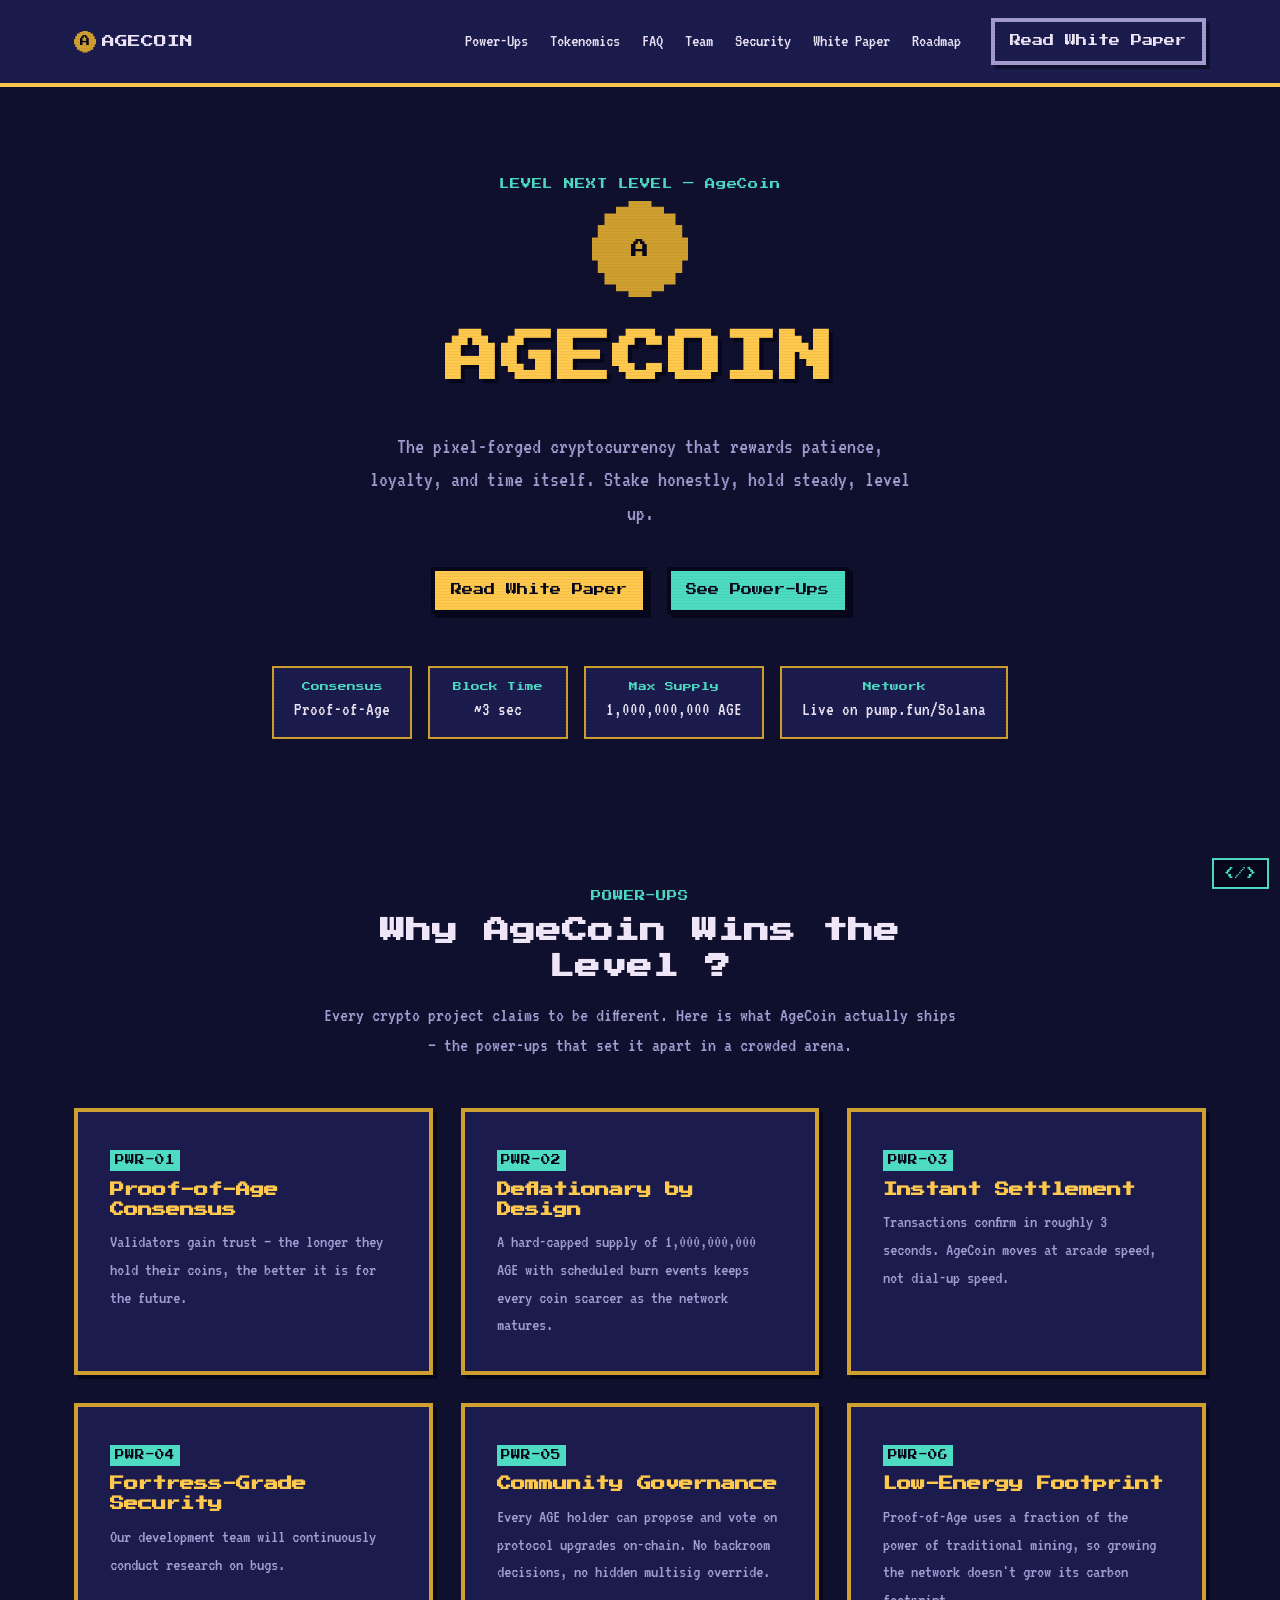
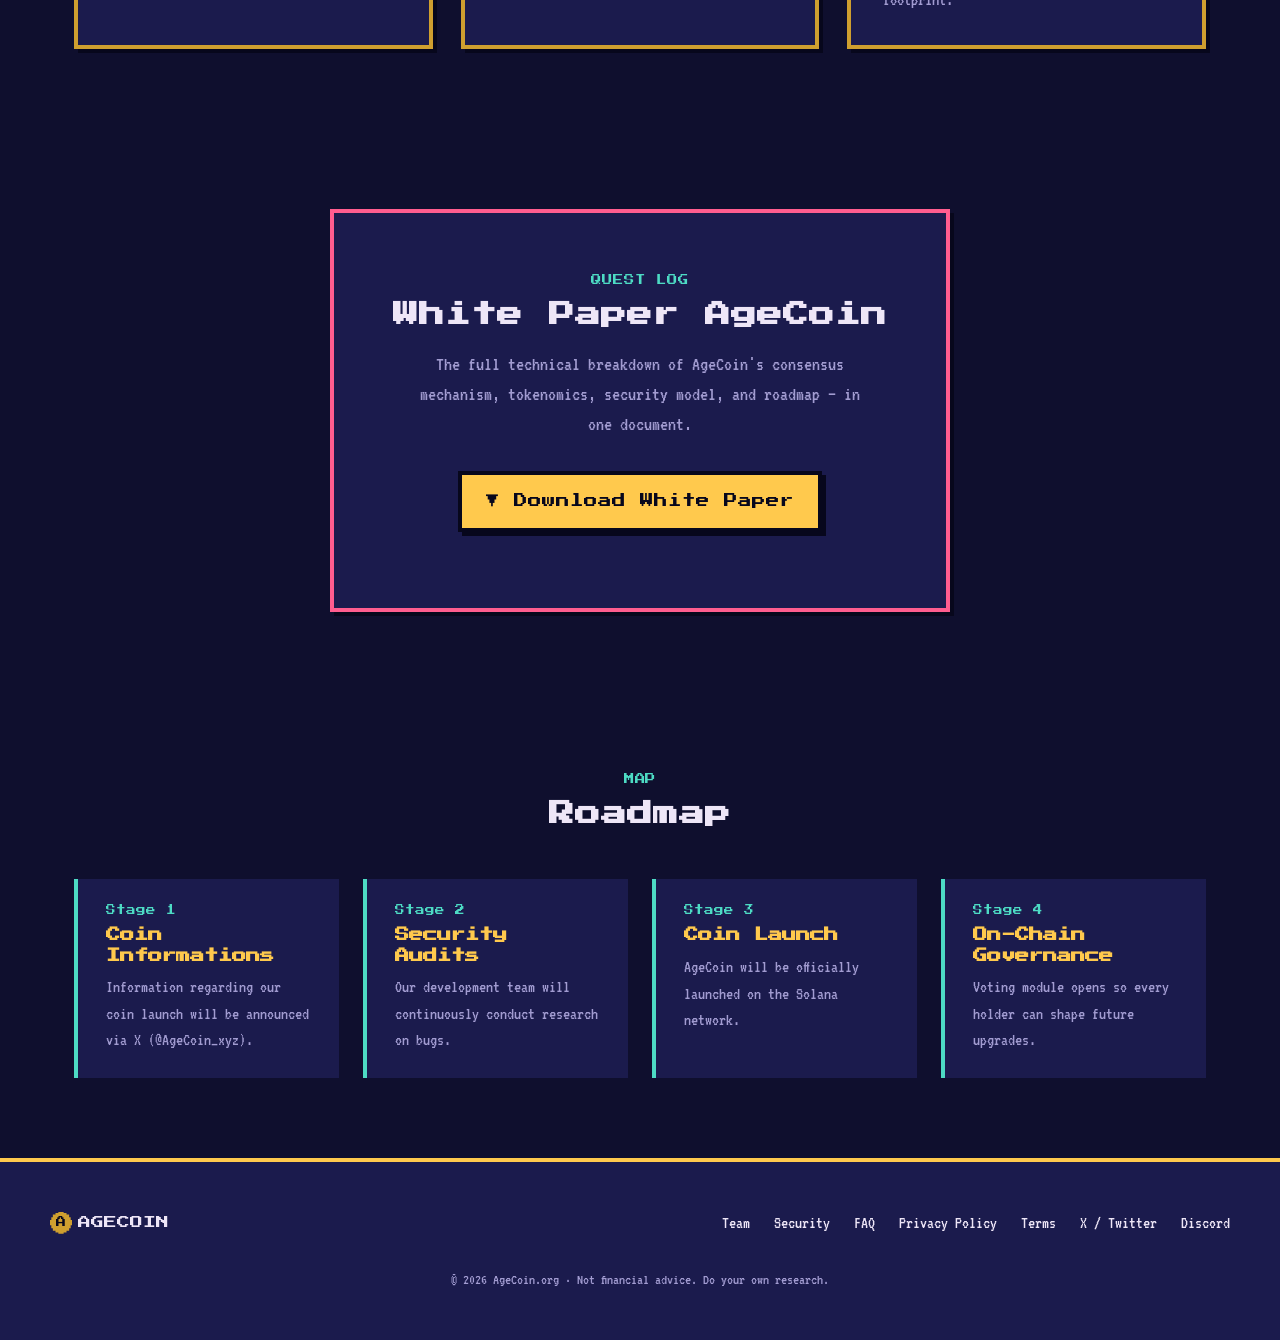
<file: index.html>
<!DOCTYPE html>
<html lang="en">
<head>
  <meta charset="UTF-8">
  <meta name="viewport" content="width=device-width, initial-scale=1.0">
  <title>AgeCoin</title>
  <meta name="description" content="AgeCoin (AGE) — a pixel-forged cryptocurrency built on Proof-of-Age consensus. Read the white paper and discover why AgeCoin levels up the crypto world.">
  <link rel="canonical" href="https://agecoin.org/">
  <meta property="og:title" content="AgeCoin">
  <meta property="og:description" content="The pixel-forged cryptocurrency that rewards patience, loyalty, and time itself.">
  <meta property="og:url" content="https://agecoin.org/">
  <meta property="og:type" content="website">
  <meta property="og:image" content="https://agecoin.org/assets/og-image.png">
  <meta name="twitter:card" content="summary_large_image">
  <meta name="twitter:title" content="AgeCoin">
  <meta name="twitter:description" content="The pixel-forged cryptocurrency that rewards patience, loyalty, and time itself.">
  <meta name="twitter:image" content="https://agecoin.org/assets/og-image.png">

  <!-- Pixel-style fonts: Press Start 2P for display, VT323 for readable retro body text -->
  <link rel="preconnect" href="https://fonts.googleapis.com">
  <link rel="preconnect" href="https://fonts.gstatic.com" crossorigin>
  <link href="https://fonts.googleapis.com/css2?family=Press+Start+2P&family=VT323&display=swap" rel="stylesheet">

  <link rel="stylesheet" href="style.css">

  <link rel="icon" type="image/png" sizes="32x32" href="assets/favicon-32.png">
  <link rel="icon" type="image/png" sizes="16x16" href="assets/favicon-16.png">
  <link rel="apple-touch-icon" sizes="180x180" href="assets/apple-touch-icon.png">
</head>
<body>

  <!-- Ambient scanline overlay, purely decorative -->
  <div class="scanlines" aria-hidden="true"></div>

  <!-- ============ HUD NAV ============ -->
  <header class="hud" id="top">
    <div class="hud__inner">
      <a class="hud__brand" href="#top" aria-label="AgeCoin home">
        <span class="coin coin--small" aria-hidden="true">
          <span class="coin__face"></span>
          <span class="coin__ring"></span>
          <span class="coin__glyph">A</span>
        </span>
        AGECOIN
      </a>

      <nav class="hud__nav" id="hud-nav">
        <a href="#powerups">Power-Ups</a>
        <a href="faq.html#tokenomics">Tokenomics</a>
        <a href="faq.html#faq">FAQ</a>
        <a href="team.html">Team</a>
        <a href="security.html">Security</a>
        <a href="#whitepaper">White Paper</a>
        <a href="#roadmap">Roadmap</a>
      </nav>

      <div class="hud__actions">
        <a class="btn btn--ghost" href="#whitepaper">Read White Paper</a>
        <button class="hud__toggle" id="navToggle" aria-expanded="false" aria-controls="hud-nav" aria-label="Toggle menu">
          <span></span><span></span><span></span>
        </button>
      </div>
    </div>
  </header>

  <main>
    <!-- ============ HERO ============ -->
    <section class="hero">
      <div class="hero__inner">
        <p class="eyebrow">LEVEL NEXT LEVEL &mdash; AgeCoin</p>

        <div class="coin coin--hero" aria-hidden="true">
          <span class="coin__face"></span>
          <span class="coin__ring"></span>
          <span class="coin__glyph">A</span>
        </div>

        <h1 class="hero__title">AGECOIN</h1>
        <p class="hero__subtitle">
          The pixel-forged cryptocurrency that rewards patience, loyalty,
          and time itself. Stake honestly, hold steady, level up.
        </p>

        <div class="hero__actions">
          <a href="#whitepaper" class="btn btn--primary">Read White Paper</a>
          <a href="#powerups" class="btn btn--secondary">See Power-Ups</a>
        </div>

        <ul class="stat-strip" aria-label="AgeCoin key facts">
          <li><span class="stat-strip__label">Consensus</span><span class="stat-strip__value">Proof-of-Age</span></li>
          <li><span class="stat-strip__label">Block Time</span><span class="stat-strip__value">~3 sec</span></li>
          <li><span class="stat-strip__label">Max Supply</span><span class="stat-strip__value">1,000,000,000 AGE</span></li>
          <li><span class="stat-strip__label">Network</span><span class="stat-strip__value">Live on pump.fun/Solana</span></li>
        </ul>
      </div>
    </section>

    <!-- ============ POWER-UPS / ADVANTAGES ============ -->
    <section class="powerups" id="powerups">
      <div class="section__head">
        <p class="eyebrow">POWER-UPS</p>
        <h2>Why AgeCoin Wins the Level ?</h2>
        <p class="section__lede">
          Every crypto project claims to be different. Here is what AgeCoin
          actually ships &mdash; the power-ups that set it apart in a crowded arena.
        </p>
      </div>

      <div class="grid" role="list">
        <article class="card" role="listitem">
          <span class="card__tag">PWR-01</span>
          <h3>Proof-of-Age Consensus</h3>
          <p>Validators gain trust &mdash; the longer they hold their coins, the better it is for the future.</p>
        </article>

        <article class="card" role="listitem">
          <span class="card__tag">PWR-02</span>
          <h3>Deflationary by Design</h3>
          <p>A hard-capped supply of 1,000,000,000 AGE with scheduled burn events
             keeps every coin scarcer as the network matures.</p>
        </article>

        <article class="card" role="listitem">
          <span class="card__tag">PWR-03</span>
          <h3>Instant Settlement</h3>
          <p>Transactions confirm in roughly 3 seconds. AgeCoin moves at
             arcade speed, not dial-up speed.</p>
        </article>

        <article class="card" role="listitem">
          <span class="card__tag">PWR-04</span>
          <h3>Fortress-Grade Security</h3>
          <p>Our development team will continuously conduct research on bugs.</p>
        </article>

        <article class="card" role="listitem">
          <span class="card__tag">PWR-05</span>
          <h3>Community Governance</h3>
          <p>Every AGE holder can propose and vote on protocol upgrades
             on-chain. No backroom decisions, no hidden multisig override.</p>
        </article>

        <article class="card" role="listitem">
          <span class="card__tag">PWR-06</span>
          <h3>Low-Energy Footprint</h3>
          <p>Proof-of-Age uses a fraction of the power of traditional mining,
             so growing the network doesn't grow its carbon footprint.</p>
        </article>
      </div>
    </section>

    <!-- ============ WHITEPAPER / QUEST LOG ============ -->
    <section class="whitepaper" id="whitepaper">
      <div class="cabinet">
        <p class="eyebrow">QUEST LOG</p>
        <h2>White Paper AgeCoin</h2>
        <p class="cabinet__lede">
          The full technical breakdown of AgeCoin's consensus mechanism,
          tokenomics, security model, and roadmap &mdash; in one document.
        </p>

        <a
          id="whitepaperLink"
          class="btn btn--primary btn--large"
          href="assets/whitepaper-agecoin.pdf"
          download="White-Paper-AgeCoin.pdf"
        >
          &#9660; Download White Paper 
        </a>
        <p class="cabinet__hint"></p>
      </div>
    </section>

    <!-- ============ ROADMAP ============ -->
    <section class="roadmap" id="roadmap">
      <div class="section__head">
        <p class="eyebrow">MAP</p>
        <h2>Roadmap</h2>
      </div>
      <ol class="timeline">
        <li>
          <span class="timeline__stage">Stage 1</span>
          <h3>Coin Informations</h3>
          <p>Information regarding our coin launch will be announced via X (@AgeCoin_xyz).</p>
        </li>
        <li>
          <span class="timeline__stage">Stage 2</span>
          <h3>Security Audits</h3>
          <p>Our development team will continuously conduct research on bugs.</p>
        </li>
        <li>
          <span class="timeline__stage">Stage 3</span>
          <h3>Coin Launch</h3>
          <p>AgeCoin will be officially launched on the Solana network.</p>
        </li>
        <li>
          <span class="timeline__stage">Stage 4</span>
          <h3>On-Chain Governance</h3>
          <p>Voting module opens so every holder can shape future upgrades.</p>
        </li>
      </ol>
    </section>
  </main>

  <!-- ============ FOOTER ============ -->
  <footer class="footer">
    <div class="footer__inner">
      <a class="hud__brand" href="#top" aria-label="AgeCoin home">
        <span class="coin coin--small" aria-hidden="true">
          <span class="coin__face"></span>
          <span class="coin__ring"></span>
          <span class="coin__glyph">A</span>
        </span>
        AGECOIN
      </a>
      <nav class="footer__links">
        <a href="team.html">Team</a>
        <a href="security.html">Security</a>
        <a href="faq.html">FAQ</a>
        <a href="privacy-policy.html">Privacy Policy</a>
        <a href="terms.html">Terms</a>
        <a href="https://x.com/AgeCoin_xyz" target="_blank" rel="noopener noreferrer">X / Twitter</a>
        <a href="https://discord.gg/YMj9HkHyt3" target="_blank" rel="noopener noreferrer">Discord</a>
      </nav>
      <p class="footer__legal">
        &copy; 2026 AgeCoin.org &middot; Not financial advice. Do your own research.
      </p>
    </div>
  </footer>

  <!-- ============ DEVELOPER CONSOLE (site owner only) ============ -->
  <button class="dev-toggle" id="devToggle" aria-expanded="false" aria-controls="devPanel">&lt;/&gt;</button>
  <aside class="dev-panel" id="devPanel" hidden>
    <h2>Developer Console</h2>
    <p>
      Preview a White Paper file before publishing it. This preview only
      works in your own browser for this session.
    </p>
    <p>
      To make the White Paper downloadable for <strong>every</strong> visitor,
      upload your real file to your server at:
      <code>assets/whitepaper-agecoin.pdf</code> (or replace the link's
      <code>href</code> in <code>index.html</code> to point at a .docx file instead).
    </p>
    <label class="dev-panel__label" for="devFileInput">Select PDF or Word file</label>
    <input type="file" id="devFileInput" accept=".pdf,.doc,.docx">
    <p id="devFileStatus" class="dev-panel__status" aria-live="polite"></p>
    <button class="btn btn--secondary" id="devPreviewBtn" disabled>Preview Selected File</button>
    <button class="btn btn--ghost" id="devCloseBtn">Close Console</button>
  </aside>

  <script src="script.js"></script>
</body>
</html>
</file>
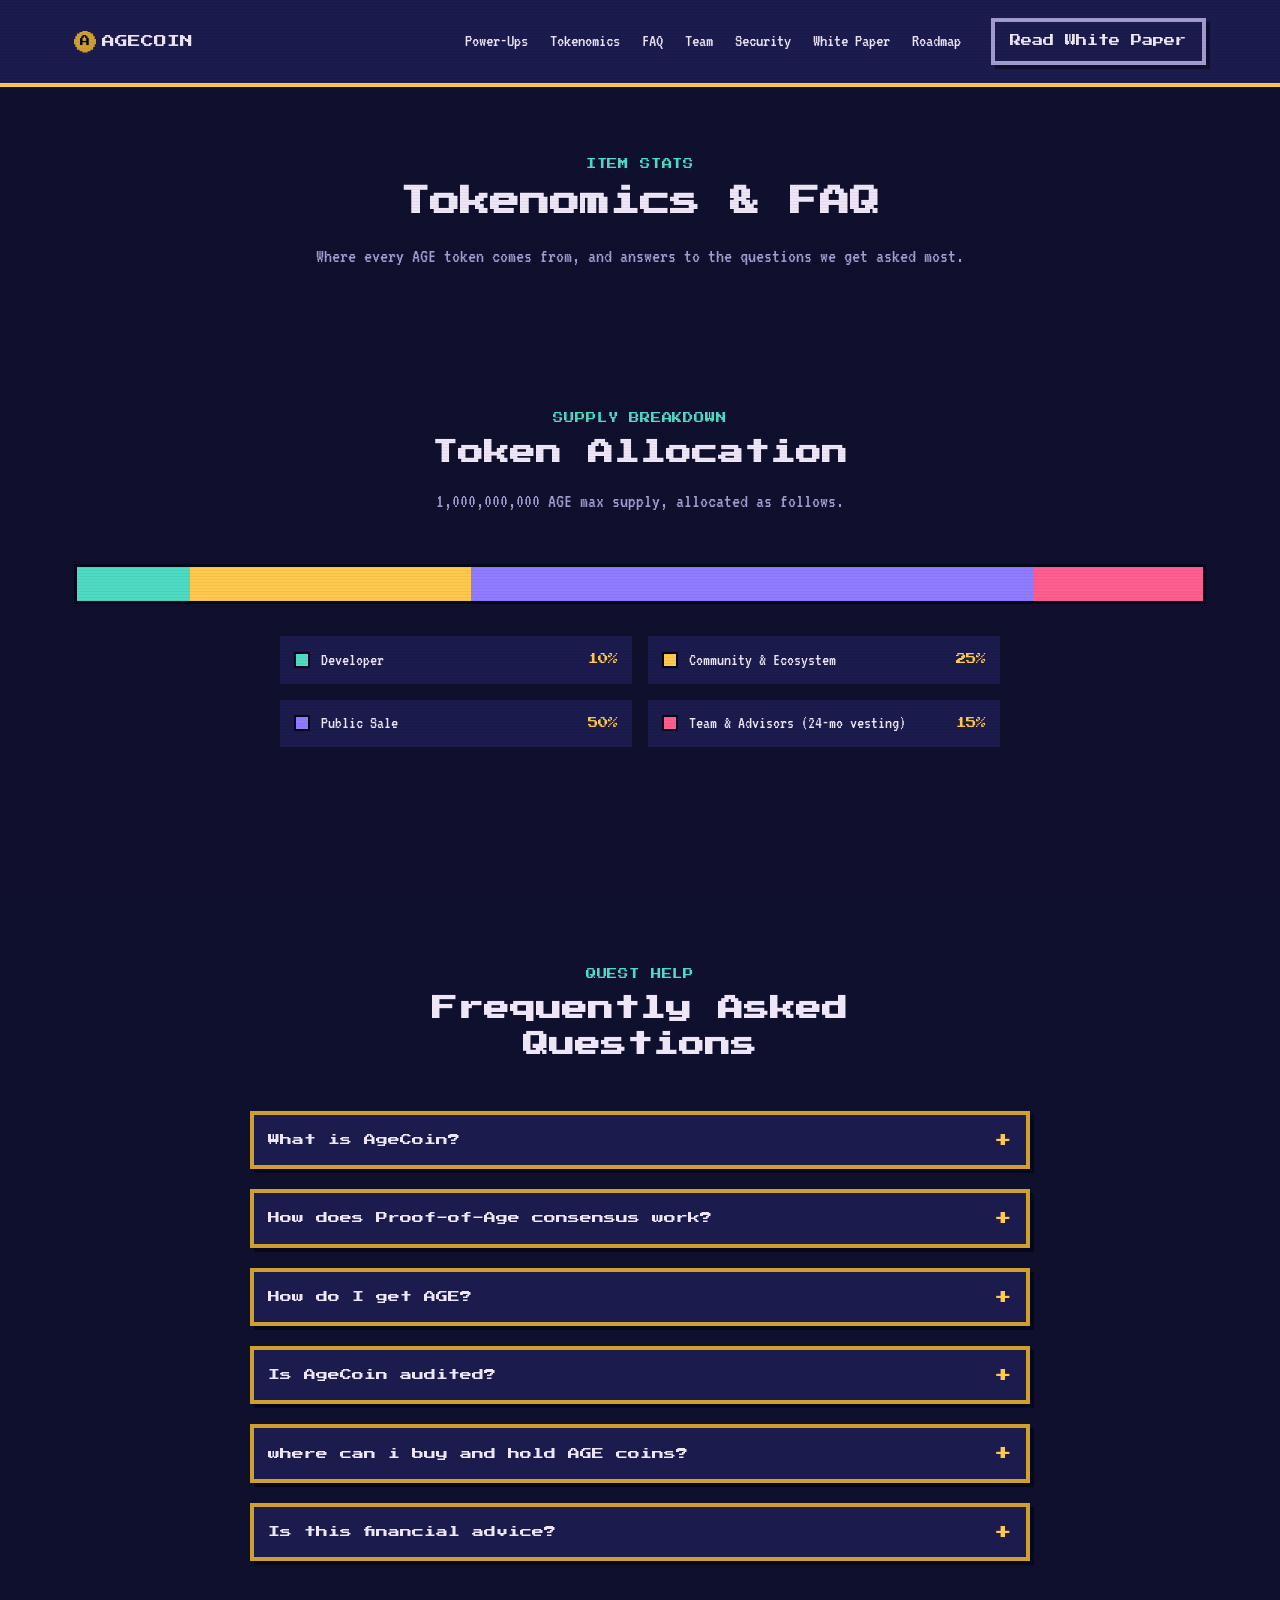
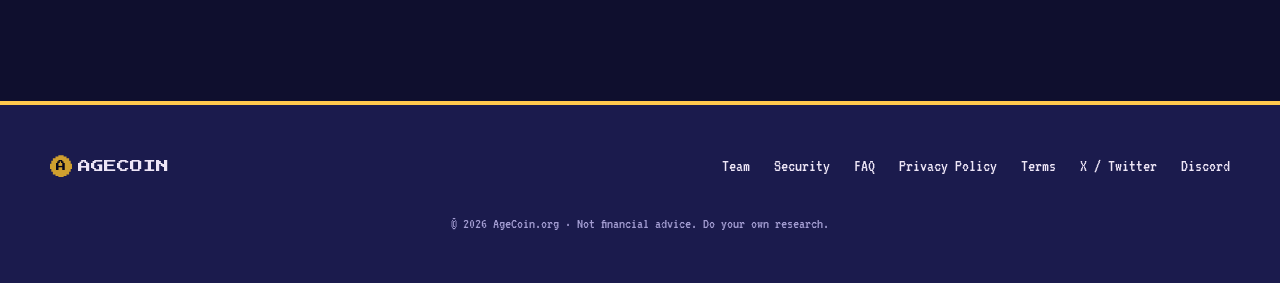
<file: faq.html>
<!DOCTYPE html>
<html lang="en">
<head>
  <meta charset="UTF-8">
  <meta name="viewport" content="width=device-width, initial-scale=1.0">
  <title>Tokenomics & FAQ — AgeCoin</title>
  <meta name="description" content="AgeCoin token allocation breakdown and answers to frequently asked questions.">
  <link rel="canonical" href="https://agecoin.org/faq.html">
  <meta property="og:title" content="Tokenomics & FAQ — AgeCoin">
  <meta property="og:image" content="https://agecoin.org/assets/og-image.png">

  <link rel="preconnect" href="https://fonts.googleapis.com">
  <link rel="preconnect" href="https://fonts.gstatic.com" crossorigin>
  <link href="https://fonts.googleapis.com/css2?family=Press+Start+2P&family=VT323&display=swap" rel="stylesheet">
  <link rel="stylesheet" href="style.css">

  <link rel="icon" type="image/png" sizes="32x32" href="assets/favicon-32.png">
  <link rel="icon" type="image/png" sizes="16x16" href="assets/favicon-16.png">
  <link rel="apple-touch-icon" sizes="180x180" href="assets/apple-touch-icon.png">
</head>
<body>
  <div class="scanlines" aria-hidden="true"></div>

  <header class="hud" id="top">
    <div class="hud__inner">
      <a class="hud__brand" href="index.html" aria-label="AgeCoin home">
        <span class="coin coin--small" aria-hidden="true">
          <span class="coin__face"></span>
          <span class="coin__ring"></span>
          <span class="coin__glyph">A</span>
        </span>
        AGECOIN
      </a>
      <nav class="hud__nav" id="hud-nav">
        <a href="index.html#powerups">Power-Ups</a>
        <a href="faq.html#tokenomics">Tokenomics</a>
        <a href="faq.html#faq">FAQ</a>
        <a href="team.html">Team</a>
        <a href="security.html">Security</a>
        <a href="index.html#whitepaper">White Paper</a>
        <a href="index.html#roadmap">Roadmap</a>
      </nav>
      <div class="hud__actions">
        <a class="btn btn--ghost" href="index.html#whitepaper">Read White Paper</a>
        <button class="hud__toggle" id="navToggle" aria-expanded="false" aria-controls="hud-nav" aria-label="Toggle menu">
          <span></span><span></span><span></span>
        </button>
      </div>
    </div>
  </header>

  <main>
    <section class="page-banner">
      <p class="eyebrow">ITEM STATS</p>
      <h1>Tokenomics &amp; FAQ</h1>
      <p class="lede">Where every AGE token comes from, and answers to the questions we get asked most.</p>
    </section>

    <!-- ============ TOKENOMICS ============ -->
    <section id="tokenomics">
      <div class="section__head">
        <p class="eyebrow">SUPPLY BREAKDOWN</p>
        <h2>Token Allocation</h2>
        <p class="section__lede">1,000,000,000 AGE max supply, allocated as follows.</p>
      </div>

      <div class="tokenomics-bar" role="img" aria-label="Token allocation: 10% Developer, 25% community and ecosystem, 50% public sale, 15% team and advisors">
        <span style="width:10%; background: var(--teal);"></span>
        <span style="width:25%; background: var(--gold);"></span>
        <span style="width:50%; background: var(--violet);"></span>
        <span style="width:15%; background: var(--pink);"></span>
      </div>

      <ul class="tokenomics-legend">
        <li><span class="swatch" style="background: var(--teal);"></span> Developer <span class="amount">10%</span></li>
        <li><span class="swatch" style="background: var(--gold);"></span> Community &amp; Ecosystem <span class="amount">25%</span></li>
        <li><span class="swatch" style="background: var(--violet);"></span> Public Sale <span class="amount">50%</span></li>
        <li><span class="swatch" style="background: var(--pink);"></span> Team &amp; Advisors (24-mo vesting) <span class="amount">15%</span></li>
      </ul>
    </section>

    <!-- ============ FAQ ============ -->
    <section id="faq">
      <div class="section__head">
        <p class="eyebrow">QUEST HELP</p>
        <h2>Frequently Asked Questions</h2>
      </div>

      <div class="faq-list">
        <details class="faq-item">
          <summary>What is AgeCoin?</summary>
          <p>AgeCoin (AGE) is a cryptocurrency secured by Proof-of-Age consensus, a validation model that rewards validators for sustained, honest participation over time instead of raw computing power.</p>
        </details>

        <details class="faq-item">
          <summary>How does Proof-of-Age consensus work?</summary>
          <p>Validators build trust the longer they holding honestly on the network. That accumulated trust &mdash; not hardware muscle &mdash; determines validation weight and rewards, which keeps energy use low.</p>
        </details>

        <details class="faq-item">
          <summary>How do I get AGE?</summary>
          <p>AgeCoin is currently on pump.fun Exchange listings and wallet support will be announced through our official channels once mainnet launches &mdash; always double-check links before connecting a wallet.</p>
        </details>

        <details class="faq-item">
          <summary>Is AgeCoin audited?</summary>
          <p>Independent audits are scheduled ahead of mainnet launch. Visit the Security &amp; Audits page for current status and, once complete, direct links to each report.</p>
        </details>

        <details class="faq-item">
          <summary>where can i buy and hold AGE coins?</summary>
          <p>you can buy AGE Coins on "pump.fun" or any "exchange" with payment via the solana network</p>
        </details>

        <details class="faq-item">
          <summary>Is this financial advice?</summary>
          <p>No. Everything on this site is for informational purposes only. Cryptocurrency is volatile and carries real risk of loss &mdash; always do your own research and consult a licensed financial advisor before investing.</p>
        </details>
      </div>
    </section>
  </main>

  <footer class="footer">
    <div class="footer__inner">
      <a class="hud__brand" href="index.html" aria-label="AgeCoin home">
        <span class="coin coin--small" aria-hidden="true">
          <span class="coin__face"></span>
          <span class="coin__ring"></span>
          <span class="coin__glyph">A</span>
        </span>
        AGECOIN
      </a>
      <nav class="footer__links">
        <a href="team.html">Team</a>
        <a href="security.html">Security</a>
        <a href="faq.html">FAQ</a>
        <a href="privacy-policy.html">Privacy Policy</a>
        <a href="terms.html">Terms</a>
        <a href="https://x.com/AgeCoin_xyz" target="_blank" rel="noopener noreferrer">X / Twitter</a>
        <a href="https://discord.gg/YMj9HkHyt3" target="_blank" rel="noopener noreferrer">Discord</a>
      </nav>
      <p class="footer__legal">
        &copy; 2026 AgeCoin.org &middot; Not financial advice. Do your own research.
      </p>
    </div>
  </footer>

  <script src="script.js"></script>
</body>
</html>
</file>
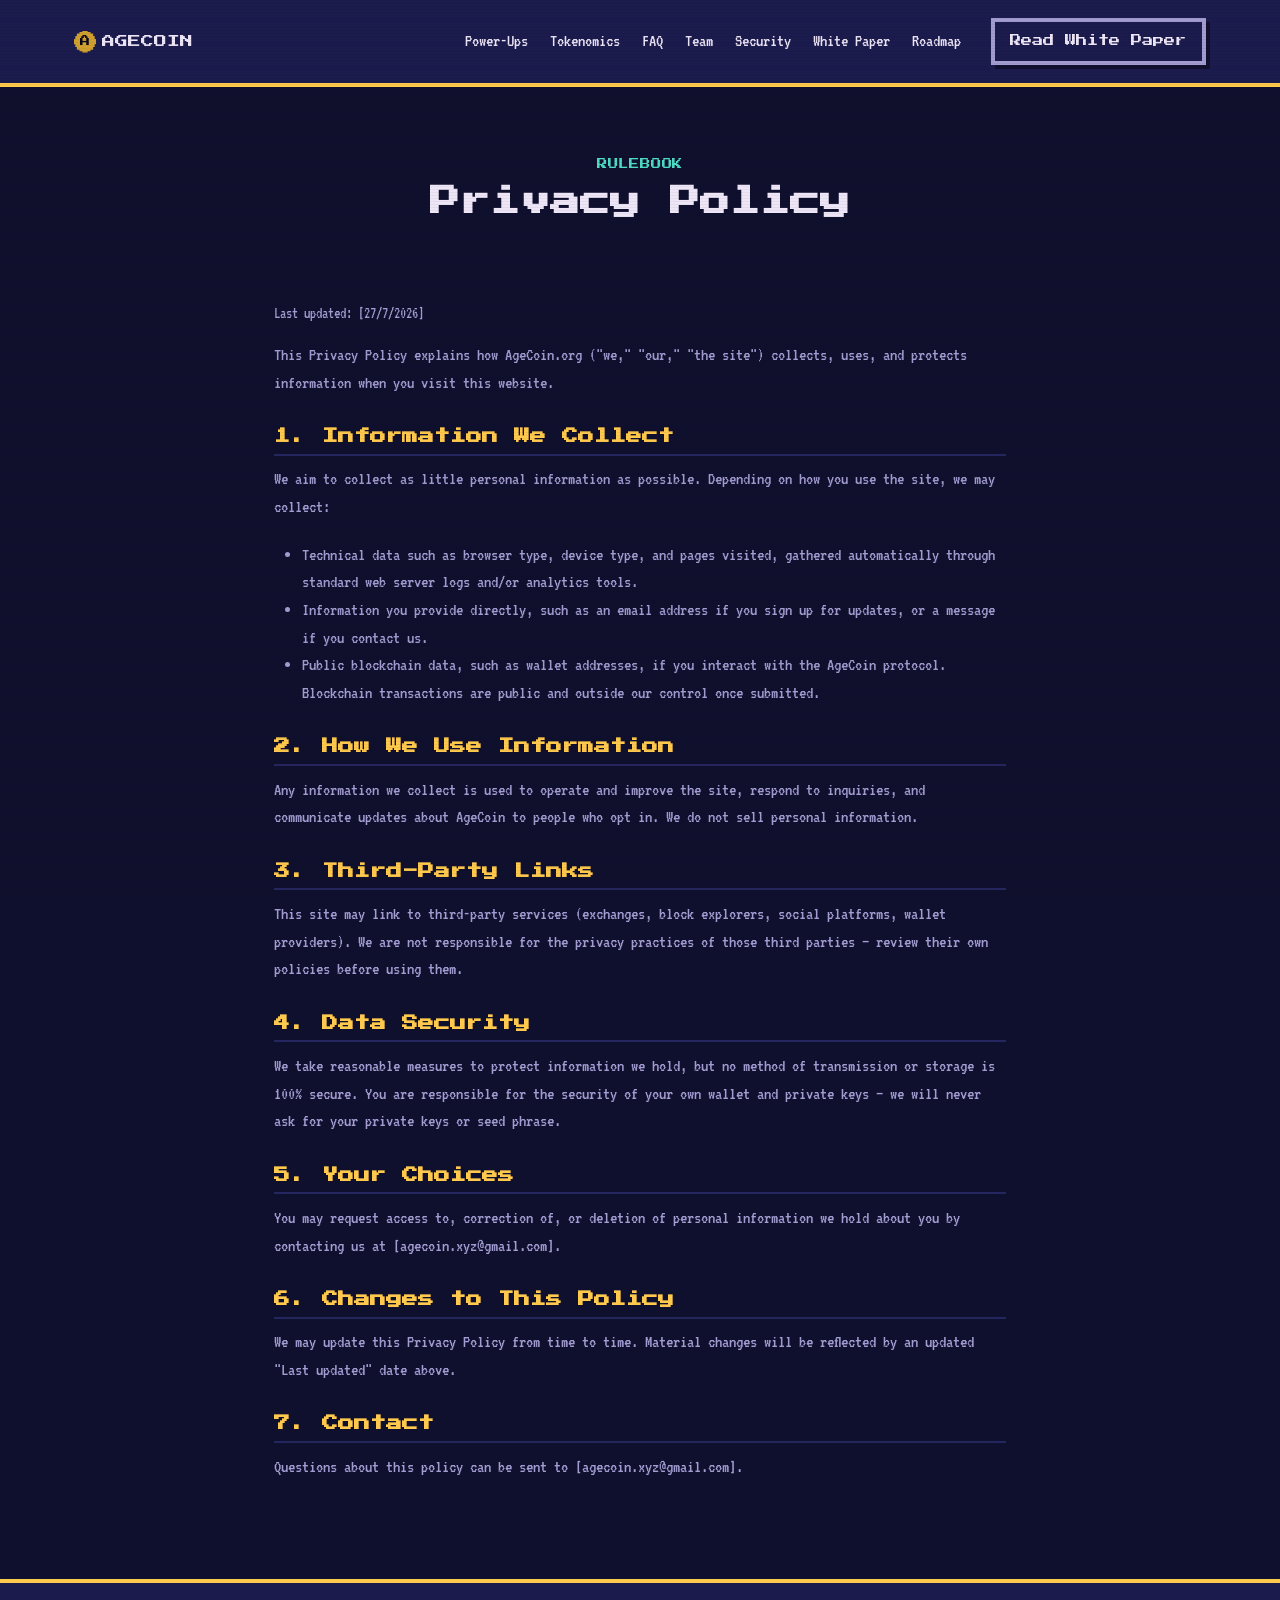
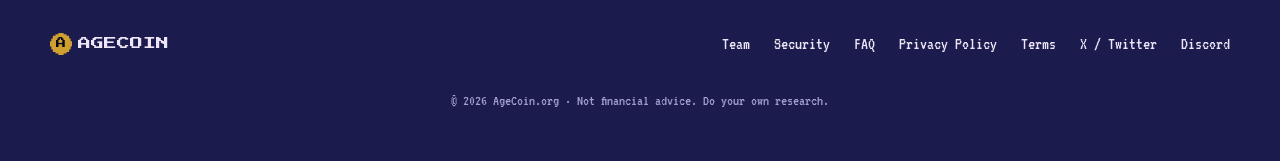
<file: privacy-policy.html>
<!DOCTYPE html>
<html lang="en">
<head>
  <meta charset="UTF-8">
  <meta name="viewport" content="width=device-width, initial-scale=1.0">
  <title>Privacy Policy — AgeCoin</title>
  <meta name="description" content="AgeCoin privacy policy.">
  <link rel="canonical" href="https://agecoin.org/privacy-policy.html">
  <meta property="og:title" content="Privacy Policy — AgeCoin">
  <meta property="og:image" content="https://agecoin.org/assets/og-image.png">

  <link rel="preconnect" href="https://fonts.googleapis.com">
  <link rel="preconnect" href="https://fonts.gstatic.com" crossorigin>
  <link href="https://fonts.googleapis.com/css2?family=Press+Start+2P&family=VT323&display=swap" rel="stylesheet">
  <link rel="stylesheet" href="style.css">

  <link rel="icon" type="image/png" sizes="32x32" href="assets/favicon-32.png">
  <link rel="icon" type="image/png" sizes="16x16" href="assets/favicon-16.png">
  <link rel="apple-touch-icon" sizes="180x180" href="assets/apple-touch-icon.png">
</head>
<body>
  <div class="scanlines" aria-hidden="true"></div>

  <header class="hud" id="top">
    <div class="hud__inner">
      <a class="hud__brand" href="index.html" aria-label="AgeCoin home">
        <span class="coin coin--small" aria-hidden="true">
          <span class="coin__face"></span>
          <span class="coin__ring"></span>
          <span class="coin__glyph">A</span>
        </span>
        AGECOIN
      </a>
      <nav class="hud__nav" id="hud-nav">
        <a href="index.html#powerups">Power-Ups</a>
        <a href="faq.html#tokenomics">Tokenomics</a>
        <a href="faq.html#faq">FAQ</a>
        <a href="team.html">Team</a>
        <a href="security.html">Security</a>
        <a href="index.html#whitepaper">White Paper</a>
        <a href="index.html#roadmap">Roadmap</a>
      </nav>
      <div class="hud__actions">
        <a class="btn btn--ghost" href="index.html#whitepaper">Read White Paper</a>
        <button class="hud__toggle" id="navToggle" aria-expanded="false" aria-controls="hud-nav" aria-label="Toggle menu">
          <span></span><span></span><span></span>
        </button>
      </div>
    </div>
  </header>

  <main>
    <section class="page-banner">
      <p class="eyebrow">RULEBOOK</p>
      <h1>Privacy Policy</h1>
    </section>

    <section class="legal">
      
      <p class="updated">Last updated: [27/7/2026]</p>

      <p>This Privacy Policy explains how AgeCoin.org ("we," "our," "the
      site") collects, uses, and protects information when you visit this
      website.</p>

      <h2>1. Information We Collect</h2>
      <p>We aim to collect as little personal information as possible. Depending on how you use the site, we may collect:</p>
      <ul>
        <li>Technical data such as browser type, device type, and pages visited, gathered automatically through standard web server logs and/or analytics tools.</li>
        <li>Information you provide directly, such as an email address if you sign up for updates, or a message if you contact us.</li>
        <li>Public blockchain data, such as wallet addresses, if you interact with the AgeCoin protocol. Blockchain transactions are public and outside our control once submitted.</li>
      </ul>

      <h2>2. How We Use Information</h2>
      <p>Any information we collect is used to operate and improve the site, respond to inquiries, and communicate updates about AgeCoin to people who opt in. We do not sell personal information.</p>

      <h2>3. Third-Party Links</h2>
      <p>This site may link to third-party services (exchanges, block explorers, social platforms, wallet providers). We are not responsible for the privacy practices of those third parties &mdash; review their own policies before using them.</p>

      <h2>4. Data Security</h2>
      <p>We take reasonable measures to protect information we hold, but no method of transmission or storage is 100% secure. You are responsible for the security of your own wallet and private keys &mdash; we will never ask for your private keys or seed phrase.</p>

      <h2>5. Your Choices</h2>
      <p>You may request access to, correction of, or deletion of personal information we hold about you by contacting us at [agecoin.xyz@gmail.com].</p>

      <h2>6. Changes to This Policy</h2>
      <p>We may update this Privacy Policy from time to time. Material changes will be reflected by an updated "Last updated" date above.</p>

      <h2>7. Contact</h2>
      <p>Questions about this policy can be sent to [agecoin.xyz@gmail.com].</p>
    </section>
  </main>

  <footer class="footer">
    <div class="footer__inner">
      <a class="hud__brand" href="index.html" aria-label="AgeCoin home">
        <span class="coin coin--small" aria-hidden="true">
          <span class="coin__face"></span>
          <span class="coin__ring"></span>
          <span class="coin__glyph">A</span>
        </span>
        AGECOIN
      </a>
      <nav class="footer__links">
        <a href="team.html">Team</a>
        <a href="security.html">Security</a>
        <a href="faq.html">FAQ</a>
        <a href="privacy-policy.html">Privacy Policy</a>
        <a href="terms.html">Terms</a>
        <a href="https://x.com/AgeCoin_xyz" target="_blank" rel="noopener noreferrer">X / Twitter</a>
        <a href="https://discord.gg/YMj9HkHyt3" target="_blank" rel="noopener noreferrer">Discord</a>
      </nav>
      <p class="footer__legal">
        &copy; 2026 AgeCoin.org &middot; Not financial advice. Do your own research.
      </p>
    </div>
  </footer>

  <script src="script.js"></script>
</body>
</html>
</file>
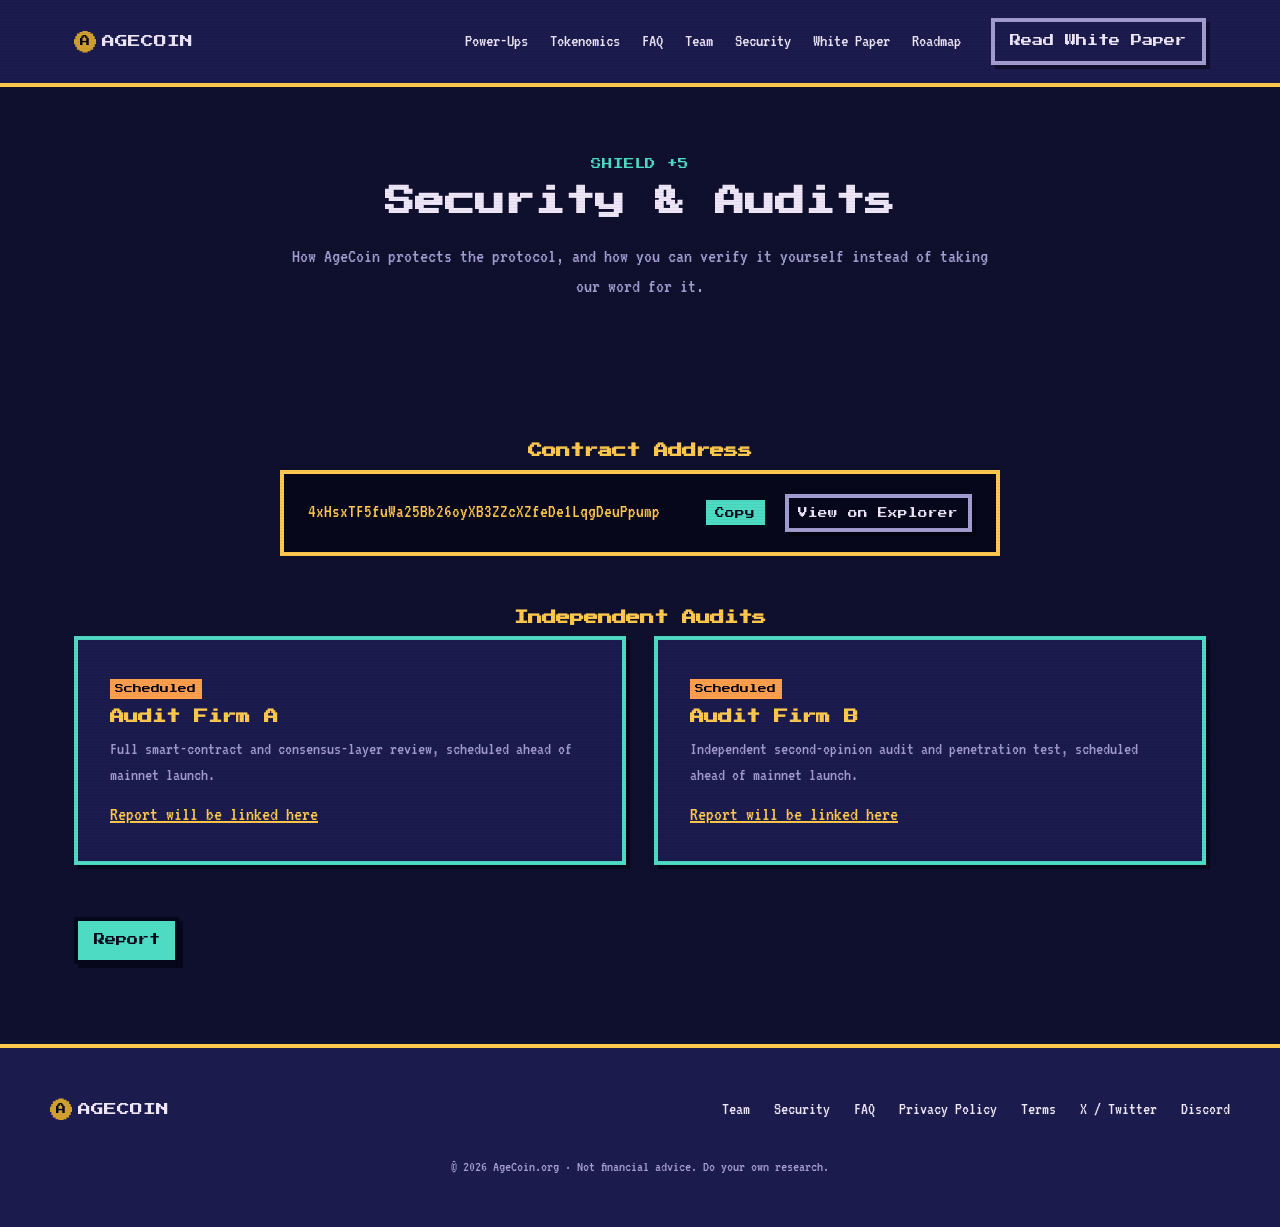
<file: security.html>
<!DOCTYPE html>
<html lang="en">
<head>
  <meta charset="UTF-8">
  <meta name="viewport" content="width=device-width, initial-scale=1.0">
  <title>Security & Audits — AgeCoin</title>
  <meta name="description" content="AgeCoin's contract address, audit status, and bug bounty program.">
  <link rel="canonical" href="https://agecoin.org/security.html">
  <meta property="og:title" content="Security & Audits — AgeCoin">
  <meta property="og:image" content="https://agecoin.org/assets/og-image.png">

  <link rel="preconnect" href="https://fonts.googleapis.com">
  <link rel="preconnect" href="https://fonts.gstatic.com" crossorigin>
  <link href="https://fonts.googleapis.com/css2?family=Press+Start+2P&family=VT323&display=swap" rel="stylesheet">
  <link rel="stylesheet" href="style.css">

  <link rel="icon" type="image/png" sizes="32x32" href="assets/favicon-32.png">
  <link rel="icon" type="image/png" sizes="16x16" href="assets/favicon-16.png">
  <link rel="apple-touch-icon" sizes="180x180" href="assets/apple-touch-icon.png">
</head>
<body>
  <div class="scanlines" aria-hidden="true"></div>

  <header class="hud" id="top">
    <div class="hud__inner">
      <a class="hud__brand" href="index.html" aria-label="AgeCoin home">
        <span class="coin coin--small" aria-hidden="true">
          <span class="coin__face"></span>
          <span class="coin__ring"></span>
          <span class="coin__glyph">A</span>
        </span>
        AGECOIN
      </a>
      <nav class="hud__nav" id="hud-nav">
        <a href="index.html#powerups">Power-Ups</a>
        <a href="faq.html#tokenomics">Tokenomics</a>
        <a href="faq.html#faq">FAQ</a>
        <a href="team.html">Team</a>
        <a href="security.html">Security</a>
        <a href="index.html#whitepaper">White Paper</a>
        <a href="index.html#roadmap">Roadmap</a>
      </nav>
      <div class="hud__actions">
        <a class="btn btn--ghost" href="index.html#whitepaper">Read White Paper</a>
        <button class="hud__toggle" id="navToggle" aria-expanded="false" aria-controls="hud-nav" aria-label="Toggle menu">
          <span></span><span></span><span></span>
        </button>
      </div>
    </div>
  </header>

  <main>
    <section class="page-banner">
      <p class="eyebrow">SHIELD +5</p>
      <h1>Security &amp; Audits</h1>
      <p class="lede">
        How AgeCoin protects the protocol, and how you can verify it yourself
        instead of taking our word for it.
      </p>
    </section>

    <section>
      <h2 style="text-align:center; font-size:0.9rem; color: var(--gold);">Contract Address</h2>
      <div class="contract-box">
        <code id="contractAddress">4xHsxTF5fuWa25Bb26oyXB3ZZcXZfeDe1LqgDeuPpump</code>
        <button class="btn btn--secondary" id="copyAddressBtn" type="button">Copy</button>
        <a class="btn btn--ghost" href="https://pump.fun/coin/4xHsxTF5fuWa25Bb26oyXB3ZZcXZfeDe1LqgDeuPpump" id="explorerLink" target="_blank" rel="noopener noreferrer">View on Explorer</a>
      </div>

      <h2 style="text-align:center; font-size:0.9rem; color: var(--gold);">Independent Audits</h2>
      <div class="audit-grid">
        <article class="audit-card">
          <span class="audit-card__status">Scheduled</span>
          <h3>Audit Firm A</h3>
          <p>Full smart-contract and consensus-layer review, scheduled ahead of mainnet launch.</p>
          <a href="#">Report will be linked here</a>
        </article>
        <article class="audit-card">
          <span class="audit-card__status">Scheduled</span>
          <h3>Audit Firm B</h3>
          <p>Independent second-opinion audit and penetration test, scheduled ahead of mainnet launch.</p>
          <a href="#">Report will be linked here</a>
        </article>
      </div>

        <a class="btn btn--secondary" href="mailto:agecoin.xyz@gmail.com">Report</a>
      </div>
    </section>
  </main>

  <footer class="footer">
    <div class="footer__inner">
      <a class="hud__brand" href="index.html" aria-label="AgeCoin home">
        <span class="coin coin--small" aria-hidden="true">
          <span class="coin__face"></span>
          <span class="coin__ring"></span>
          <span class="coin__glyph">A</span>
        </span>
        AGECOIN
      </a>
      <nav class="footer__links">
        <a href="team.html">Team</a>
        <a href="security.html">Security</a>
        <a href="faq.html">FAQ</a>
        <a href="privacy-policy.html">Privacy Policy</a>
        <a href="terms.html">Terms</a>
        <a href="https://x.com/AgeCoin_xyz" target="_blank" rel="noopener noreferrer">X / Twitter</a>
        <a href="https://discord.gg/YMj9HkHyt3" target="_blank" rel="noopener noreferrer">Discord</a>
      </nav>
      <p class="footer__legal">
        &copy; 2026 AgeCoin.org &middot; Not financial advice. Do your own research.
      </p>
    </div>
  </footer>

  <script src="script.js"></script>
</body>
</html>
</file>
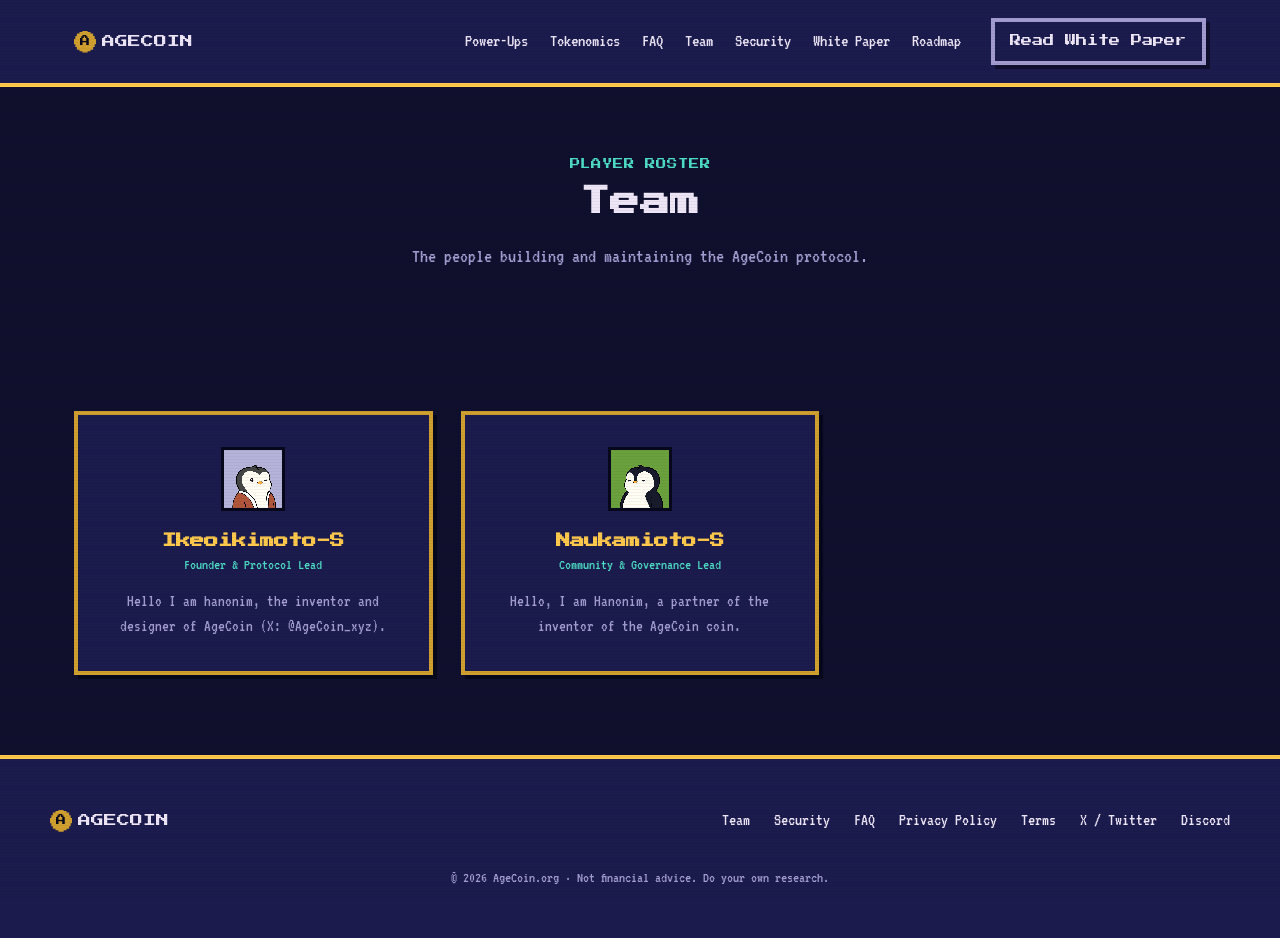
<file: team.html>
<!DOCTYPE html>
<html lang="en">
<head>
  <meta charset="UTF-8">
  <meta name="viewport" content="width=device-width, initial-scale=1.0">
  <title>Team — AgeCoin</title>
  <meta name="description" content="Meet the team building AgeCoin.">
  <link rel="canonical" href="https://agecoin.org/team.html">
  <meta property="og:title" content="Team — AgeCoin">
  <meta property="og:image" content="https://agecoin.org/assets/og-image.png">

  <link rel="preconnect" href="https://fonts.googleapis.com">
  <link rel="preconnect" href="https://fonts.gstatic.com" crossorigin>
  <link href="https://fonts.googleapis.com/css2?family=Press+Start+2P&family=VT323&display=swap" rel="stylesheet">
  <link rel="stylesheet" href="style.css">

  <link rel="icon" type="image/png" sizes="32x32" href="assets/favicon-32.png">
  <link rel="icon" type="image/png" sizes="16x16" href="assets/favicon-16.png">
  <link rel="apple-touch-icon" sizes="180x180" href="assets/apple-touch-icon.png">
</head>
<body>
  <div class="scanlines" aria-hidden="true"></div>

  <header class="hud" id="top">
    <div class="hud__inner">
      <a class="hud__brand" href="index.html" aria-label="AgeCoin home">
        <span class="coin coin--small" aria-hidden="true">
          <span class="coin__face"></span>
          <span class="coin__ring"></span>
          <span class="coin__glyph">A</span>
        </span>
        AGECOIN
      </a>
      <nav class="hud__nav" id="hud-nav">
        <a href="index.html#powerups">Power-Ups</a>
        <a href="faq.html#tokenomics">Tokenomics</a>
        <a href="faq.html#faq">FAQ</a>
        <a href="team.html">Team</a>
        <a href="security.html">Security</a>
        <a href="index.html#whitepaper">White Paper</a>
        <a href="index.html#roadmap">Roadmap</a>
      </nav>
      <div class="hud__actions">
        <a class="btn btn--ghost" href="index.html#whitepaper">Read White Paper</a>
        <button class="hud__toggle" id="navToggle" aria-expanded="false" aria-controls="hud-nav" aria-label="Toggle menu">
          <span></span><span></span><span></span>
        </button>
      </div>
    </div>
  </header>

  <main>
    <section class="page-banner">
      <p class="eyebrow">PLAYER ROSTER</p>
      <h1>Team</h1>
      <p class="lede">The people building and maintaining the AgeCoin protocol.</p>
    </section>

    <section>

      <div class="team-grid">
        <article class="team-card">
          <img class="team-card__avatar" src="assets/pengu.jpeg" alt="Ikeoikimoto-S">
          <h3>Ikeoikimoto-S</h3>
          <span class="team-card__role">Founder &amp; Protocol Lead</span>
          <p>Hello I am hanonim, the inventor and designer of AgeCoin (X: @AgeCoin_xyz).</p>
        </article>

        <article class="team-card">
          <img class="team-card__avatar" src="assets/pegu.png" alt="Naukamioto-S">
          <h3>Naukamioto-S</h3>
          <span class="team-card__role">Community &amp; Governance Lead</span>
          <p>Hello, I am Hanonim, a partner of the inventor of the AgeCoin coin.</p>
        </article>
      </div>
    </section>
  </main>

  <footer class="footer">
    <div class="footer__inner">
      <a class="hud__brand" href="index.html" aria-label="AgeCoin home">
        <span class="coin coin--small" aria-hidden="true">
          <span class="coin__face"></span>
          <span class="coin__ring"></span>
          <span class="coin__glyph">A</span>
        </span>
        AGECOIN
      </a>
      <nav class="footer__links">
        <a href="team.html">Team</a>
        <a href="security.html">Security</a>
        <a href="faq.html">FAQ</a>
        <a href="privacy-policy.html">Privacy Policy</a>
        <a href="terms.html">Terms</a>
        <a href="https://x.com/AgeCoin_xyz" target="_blank" rel="noopener noreferrer">X / Twitter</a>
        <a href="https://discord.gg/YMj9HkHyt3" target="_blank" rel="noopener noreferrer">Discord</a>
      </nav>
      <p class="footer__legal">
        &copy; 2026 AgeCoin.org &middot; Not financial advice. Do your own research.
      </p>
    </div>
  </footer>

  <script src="script.js"></script>
</body>
</html>
</file>
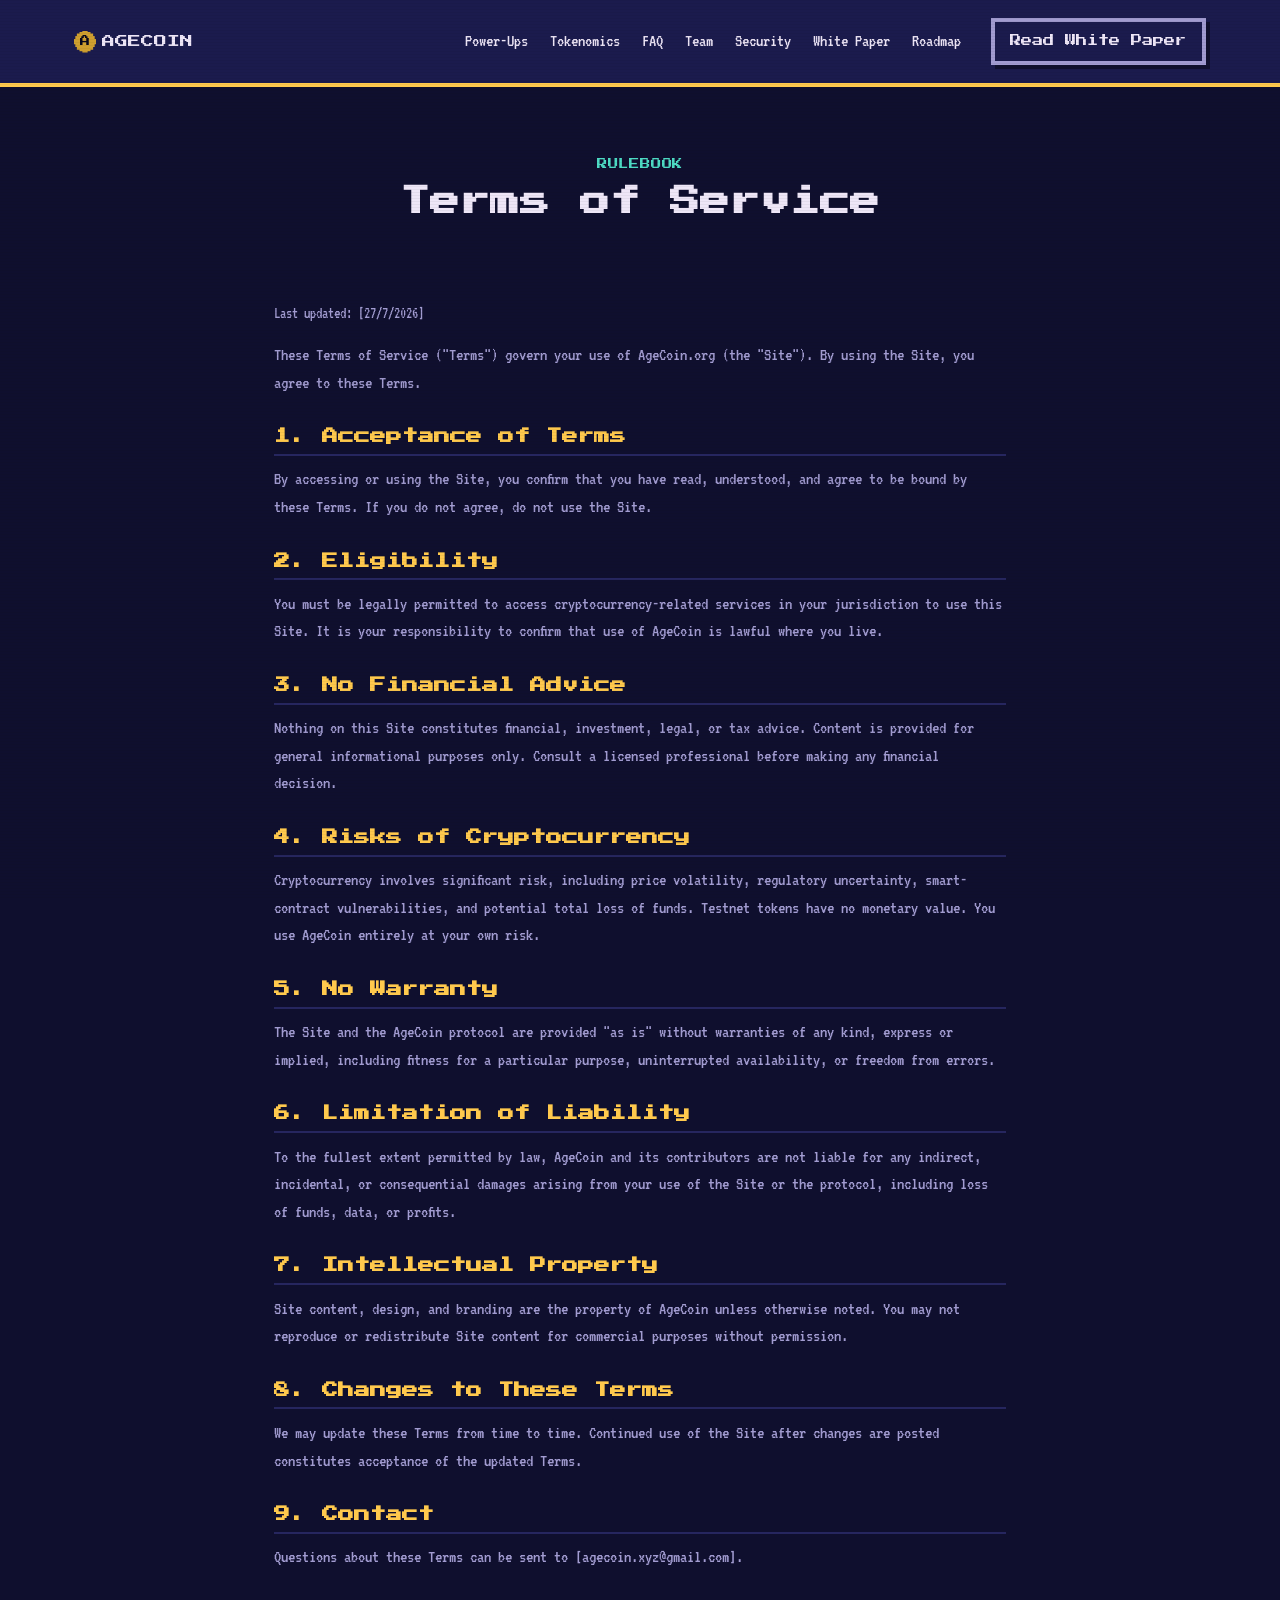
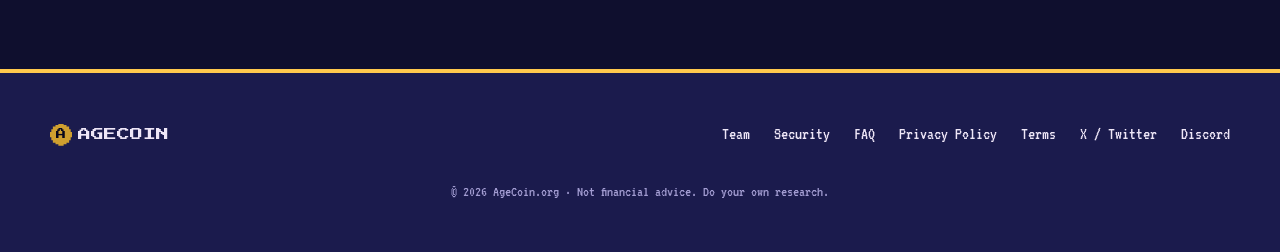
<file: terms.html>
<!DOCTYPE html>
<html lang="en">
<head>
  <meta charset="UTF-8">
  <meta name="viewport" content="width=device-width, initial-scale=1.0">
  <title>Terms of Service — AgeCoin</title>
  <meta name="description" content="AgeCoin terms of service.">
  <link rel="canonical" href="https://agecoin.org/terms.html">
  <meta property="og:title" content="Terms of Service — AgeCoin">
  <meta property="og:image" content="https://agecoin.org/assets/og-image.png">

  <link rel="preconnect" href="https://fonts.googleapis.com">
  <link rel="preconnect" href="https://fonts.gstatic.com" crossorigin>
  <link href="https://fonts.googleapis.com/css2?family=Press+Start+2P&family=VT323&display=swap" rel="stylesheet">
  <link rel="stylesheet" href="style.css">

  <link rel="icon" type="image/png" sizes="32x32" href="assets/favicon-32.png">
  <link rel="icon" type="image/png" sizes="16x16" href="assets/favicon-16.png">
  <link rel="apple-touch-icon" sizes="180x180" href="assets/apple-touch-icon.png">
</head>
<body>
  <div class="scanlines" aria-hidden="true"></div>

  <header class="hud" id="top">
    <div class="hud__inner">
      <a class="hud__brand" href="index.html" aria-label="AgeCoin home">
        <span class="coin coin--small" aria-hidden="true">
          <span class="coin__face"></span>
          <span class="coin__ring"></span>
          <span class="coin__glyph">A</span>
        </span>
        AGECOIN
      </a>
      <nav class="hud__nav" id="hud-nav">
        <a href="index.html#powerups">Power-Ups</a>
        <a href="faq.html#tokenomics">Tokenomics</a>
        <a href="faq.html#faq">FAQ</a>
        <a href="team.html">Team</a>
        <a href="security.html">Security</a>
        <a href="index.html#whitepaper">White Paper</a>
        <a href="index.html#roadmap">Roadmap</a>
      </nav>
      <div class="hud__actions">
        <a class="btn btn--ghost" href="index.html#whitepaper">Read White Paper</a>
        <button class="hud__toggle" id="navToggle" aria-expanded="false" aria-controls="hud-nav" aria-label="Toggle menu">
          <span></span><span></span><span></span>
        </button>
      </div>
    </div>
  </header>

  <main>
    <section class="page-banner">
      <p class="eyebrow">RULEBOOK</p>
      <h1>Terms of Service</h1>
    </section>

    <section class="legal">

      <p class="updated">Last updated: [27/7/2026]</p>

      <p>These Terms of Service ("Terms") govern your use of AgeCoin.org
      (the "Site"). By using the Site, you agree to these Terms.</p>

      <h2>1. Acceptance of Terms</h2>
      <p>By accessing or using the Site, you confirm that you have read, understood, and agree to be bound by these Terms. If you do not agree, do not use the Site.</p>

      <h2>2. Eligibility</h2>
      <p>You must be legally permitted to access cryptocurrency-related services in your jurisdiction to use this Site. It is your responsibility to confirm that use of AgeCoin is lawful where you live.</p>

      <h2>3. No Financial Advice</h2>
      <p>Nothing on this Site constitutes financial, investment, legal, or tax advice. Content is provided for general informational purposes only. Consult a licensed professional before making any financial decision.</p>

      <h2>4. Risks of Cryptocurrency</h2>
      <p>Cryptocurrency involves significant risk, including price volatility, regulatory uncertainty, smart-contract vulnerabilities, and potential total loss of funds. Testnet tokens have no monetary value. You use AgeCoin entirely at your own risk.</p>

      <h2>5. No Warranty</h2>
      <p>The Site and the AgeCoin protocol are provided "as is" without warranties of any kind, express or implied, including fitness for a particular purpose, uninterrupted availability, or freedom from errors.</p>

      <h2>6. Limitation of Liability</h2>
      <p>To the fullest extent permitted by law, AgeCoin and its contributors are not liable for any indirect, incidental, or consequential damages arising from your use of the Site or the protocol, including loss of funds, data, or profits.</p>

      <h2>7. Intellectual Property</h2>
      <p>Site content, design, and branding are the property of AgeCoin unless otherwise noted. You may not reproduce or redistribute Site content for commercial purposes without permission.</p>

      <h2>8. Changes to These Terms</h2>
      <p>We may update these Terms from time to time. Continued use of the Site after changes are posted constitutes acceptance of the updated Terms.</p>

      <h2>9. Contact</h2>
      <p>Questions about these Terms can be sent to [agecoin.xyz@gmail.com].</p>
    </section>
  </main>

  <footer class="footer">
    <div class="footer__inner">
      <a class="hud__brand" href="index.html" aria-label="AgeCoin home">
        <span class="coin coin--small" aria-hidden="true">
          <span class="coin__face"></span>
          <span class="coin__ring"></span>
          <span class="coin__glyph">A</span>
        </span>
        AGECOIN
      </a>
      <nav class="footer__links">
        <a href="team.html">Team</a>
        <a href="security.html">Security</a>
        <a href="faq.html">FAQ</a>
        <a href="privacy-policy.html">Privacy Policy</a>
        <a href="terms.html">Terms</a>
        <a href="https://x.com/AgeCoin_xyz" target="_blank" rel="noopener noreferrer">X / Twitter</a>
        <a href="https://discord.gg/YMj9HkHyt3" target="_blank" rel="noopener noreferrer">Discord</a>
      </nav>
      <p class="footer__legal">
        &copy; 2026 AgeCoin.org &middot; Not financial advice. Do your own research.
      </p>
    </div>
  </footer>

  <script src="script.js"></script>
</body>
</html>
</file>
<file: style.css>
/* =========================================================
   AGECOIN — pixel/arcade design system
   Palette:  bg-void #0f0f2e | bg-panel #1b1b4d | gold #ffc94d
             pink #ff5d8f | teal #4ddbc4 | ink #07071c
   Type:     display = "Press Start 2P" (short strings only)
             body    = "VT323" (paragraphs, readable at scale)
   ========================================================= */

:root {
  --bg-void: #0f0f2e;
  --bg-panel: #1b1b4d;
  --bg-panel-hi: #26265f;
  --gold: #ffc94d;
  --gold-dim: #cf9f2f;
  --pink: #ff5d8f;
  --teal: #4ddbc4;
  --ink: #07071c;
  --text: #eee6f7;
  --text-muted: #a29cd1;

  --font-display: "Press Start 2P", monospace;
  --font-body: "VT323", monospace;

  /* extra accents, used only for tokenomics chart segments */
  --violet: #8f7bff;
  --orange: #ff9f4d;

  --step: 4px; /* base pixel unit used for borders/shadows */
  --radius: 0px;
}

* {
  box-sizing: border-box;
}

html {
  scroll-behavior: smooth;
}

@media (prefers-reduced-motion: reduce) {
  html {
    scroll-behavior: auto;
  }
  *, *::before, *::after {
    animation-duration: 0.001ms !important;
    animation-iteration-count: 1 !important;
    transition-duration: 0.001ms !important;
    scroll-behavior: auto !important;
  }
}

body {
  margin: 0;
  background: var(--bg-void);
  color: var(--text);
  font-family: var(--font-body);
  font-size: 20px;
  line-height: 1.5;
  image-rendering: pixelated;
}

img {
  max-width: 100%;
  display: block;
}

a {
  color: var(--gold);
}

h1, h2, h3 {
  font-family: var(--font-display);
  line-height: 1.4;
  margin: 0 0 0.6em;
  color: var(--text);
}

h2 {
  font-size: clamp(1.1rem, 2.4vw, 1.6rem);
}

h3 {
  font-size: 0.9rem;
  color: var(--gold);
}

p {
  margin: 0 0 1em;
  color: var(--text-muted);
}

.eyebrow {
  font-family: var(--font-display);
  font-size: 0.65rem;
  letter-spacing: 0.08em;
  color: var(--teal);
  margin: 0 0 0.8em;
}

/* ---------- scanline overlay ---------- */
.scanlines {
  position: fixed;
  inset: 0;
  pointer-events: none;
  z-index: 999;
  background: repeating-linear-gradient(
    to bottom,
    rgba(0, 0, 0, 0.12) 0px,
    rgba(0, 0, 0, 0.12) 1px,
    transparent 1px,
    transparent 3px
  );
  mix-blend-mode: multiply;
  opacity: 0.35;
}

/* ---------- pixel panel / button primitives ---------- */
.pixel-frame {
  border: var(--step) solid var(--gold);
  box-shadow: var(--step) var(--step) 0 var(--ink);
  background: var(--bg-panel);
}

.btn {
  display: inline-block;
  font-family: var(--font-display);
  font-size: 0.7rem;
  text-decoration: none;
  padding: 1em 1.4em;
  border: var(--step) solid var(--ink);
  background: var(--gold);
  color: var(--ink);
  box-shadow: var(--step) var(--step) 0 var(--ink);
  cursor: pointer;
  transition: transform 0.05s linear, box-shadow 0.05s linear;
}

.btn:hover {
  transform: translate(-2px, -2px);
  box-shadow: calc(var(--step) + 2px) calc(var(--step) + 2px) 0 var(--ink);
}

.btn:active {
  transform: translate(var(--step), var(--step));
  box-shadow: 0 0 0 var(--ink);
}

.btn--primary {
  background: var(--gold);
  color: var(--ink);
}

.btn--secondary {
  background: var(--teal);
  color: var(--ink);
}

.btn--ghost {
  background: transparent;
  color: var(--text);
  border-color: var(--text-muted);
  box-shadow: var(--step) var(--step) 0 rgba(0, 0, 0, 0.4);
}

.btn--large {
  font-size: 0.85rem;
  padding: 1.2em 1.8em;
}

/* ---------- pixel coin sprite (pure CSS, no images) ---------- */
.coin {
  position: relative;
  display: inline-flex;
  align-items: center;
  justify-content: center;
  animation: coin-flip 2.4s steps(6) infinite;
}

.coin--small {
  width: 22px;
  height: 22px;
  margin-right: 0.5em;
  vertical-align: middle;
}

.coin--hero {
  width: 96px;
  height: 96px;
  margin: 0 auto 1.2em;
}

.coin__face,
.coin__ring {
  position: absolute;
  inset: 0;
  clip-path: polygon(
    38% 0%, 62% 0%,
    62% 6%, 75% 6%,
    75% 13%, 87% 13%,
    87% 25%, 94% 25%,
    94% 38%, 100% 38%,
    100% 62%, 94% 62%,
    94% 75%, 87% 75%,
    87% 87%, 75% 87%,
    75% 94%, 62% 94%,
    62% 100%, 38% 100%,
    38% 94%, 25% 94%,
    25% 87%, 13% 87%,
    13% 75%, 6% 75%,
    6% 62%, 0% 62%,
    0% 38%, 6% 38%,
    6% 25%, 13% 25%,
    13% 13%, 25% 13%,
    25% 6%, 38% 6%
  );
}

.coin__ring {
  background: var(--gold-dim);
}

.coin__face {
  inset: 12%;
  background: var(--gold);
}

.coin__glyph {
  position: relative;
  font-family: var(--font-display);
  font-size: 0.9em;
  color: var(--ink);
}

.coin--small .coin__glyph {
  font-size: 10px;
}

@keyframes coin-flip {
  0%, 100% { transform: scaleX(1); }
  50% { transform: scaleX(0.08); filter: brightness(1.4); }
}

/* ---------- HUD nav ---------- */
.hud {
  position: sticky;
  top: 0;
  z-index: 500;
  background: var(--bg-panel);
  border-bottom: var(--step) solid var(--gold);
}

.hud__inner {
  max-width: 1180px;
  margin: 0 auto;
  padding: 0.9em 1.2em;
  display: flex;
  align-items: center;
  gap: 1.5em;
}

.hud__brand {
  display: flex;
  align-items: center;
  font-family: var(--font-display);
  font-size: 0.8rem;
  color: var(--text);
  text-decoration: none;
  margin-right: auto;
}

.hud__nav {
  display: flex;
  gap: 1.1em;
  flex-wrap: wrap;
}

.hud__nav a {
  font-family: var(--font-body);
  font-size: 1.15rem;
  color: var(--text);
  text-decoration: none;
  border-bottom: 2px solid transparent;
}

.hud__nav a:hover {
  border-color: var(--gold);
}

.hud__actions {
  display: flex;
  align-items: center;
  gap: 1em;
}

.hud__toggle {
  display: none;
  flex-direction: column;
  gap: 4px;
  background: none;
  border: none;
  cursor: pointer;
  padding: 6px;
}

.hud__toggle span {
  width: 22px;
  height: 3px;
  background: var(--gold);
}

/* ---------- hero ---------- */
.hero {
  text-align: center;
  padding: 4.5em 1.2em 3.5em;
  max-width: 900px;
  margin: 0 auto;
}

.hero__title {
  font-size: clamp(2rem, 8vw, 3.4rem);
  color: var(--gold);
  text-shadow: var(--step) var(--step) 0 var(--ink);
  letter-spacing: 0.03em;
}

.hero__subtitle {
  font-size: 1.4rem;
  max-width: 560px;
  margin: 0 auto 1.6em;
}

.hero__actions {
  display: flex;
  justify-content: center;
  gap: 1em;
  flex-wrap: wrap;
  margin-bottom: 2.6em;
}

.stat-strip {
  list-style: none;
  display: flex;
  justify-content: center;
  flex-wrap: wrap;
  gap: 0.8em;
  margin: 0;
  padding: 0;
}

.stat-strip li {
  background: var(--bg-panel);
  border: 2px solid var(--gold-dim);
  padding: 0.6em 1em;
  min-width: 140px;
}

.stat-strip__label {
  display: block;
  font-family: var(--font-display);
  font-size: 0.55rem;
  color: var(--teal);
  margin-bottom: 0.4em;
}

.stat-strip__value {
  display: block;
  font-size: 1.2rem;
  color: var(--text);
}

/* ---------- section shared ---------- */
section {
  padding: 4em 1.2em;
  max-width: 1180px;
  margin: 0 auto;
}

.section__head {
  text-align: center;
  max-width: 640px;
  margin: 0 auto 2.4em;
}

.section__lede {
  font-size: 1.25rem;
}

/* ---------- power-up cards ---------- */
.grid {
  display: grid;
  grid-template-columns: repeat(3, 1fr);
  gap: 1.4em;
}

.card {
  background: var(--bg-panel);
  border: var(--step) solid var(--gold-dim);
  box-shadow: var(--step) var(--step) 0 var(--ink);
  padding: 1.6em;
  transition: transform 0.1s linear, border-color 0.1s linear;
}

.card:hover {
  transform: translateY(-4px);
  border-color: var(--gold);
}

.card__tag {
  display: inline-block;
  font-family: var(--font-display);
  font-size: 0.6rem;
  color: var(--ink);
  background: var(--teal);
  padding: 0.35em 0.5em;
  margin-bottom: 0.9em;
}

.card p {
  font-size: 1.15rem;
  margin-bottom: 0;
}

/* ---------- whitepaper / cabinet ---------- */
.whitepaper {
  text-align: center;
}

.cabinet {
  background: var(--bg-panel);
  border: var(--step) solid var(--pink);
  box-shadow: var(--step) var(--step) 0 var(--ink);
  padding: 3em 1.6em;
  max-width: 620px;
  margin: 0 auto;
}

.cabinet__lede {
  font-size: 1.25rem;
  max-width: 460px;
  margin: 0 auto 1.6em;
}

.cabinet__hint {
  margin-top: 1em;
  font-size: 1rem;
  color: var(--text-muted);
}

/* ---------- roadmap timeline ---------- */
.timeline {
  list-style: none;
  margin: 0;
  padding: 0;
  display: grid;
  grid-template-columns: repeat(4, 1fr);
  gap: 1.2em;
}

.timeline li {
  background: var(--bg-panel);
  border-left: var(--step) solid var(--teal);
  padding: 1.2em 1.4em;
}

.timeline__stage {
  display: block;
  font-family: var(--font-display);
  font-size: 0.6rem;
  color: var(--teal);
  margin-bottom: 0.8em;
}

.timeline p {
  font-size: 1.1rem;
  margin-bottom: 0;
}

/* ---------- footer ---------- */
.footer {
  border-top: var(--step) solid var(--gold);
  background: var(--bg-panel);
  padding: 2.4em 1.2em;
}

.footer__inner {
  max-width: 1180px;
  margin: 0 auto;
  display: flex;
  flex-wrap: wrap;
  align-items: center;
  justify-content: space-between;
  gap: 1.2em;
}

.footer__links {
  display: flex;
  gap: 1.2em;
}

.footer__links a {
  color: var(--text);
  text-decoration: none;
  font-size: 1.1rem;
}

.footer__links a:hover {
  color: var(--gold);
}

.footer__legal {
  width: 100%;
  text-align: center;
  font-size: 0.95rem;
  color: var(--text-muted);
  margin: 0.6em 0 0;
}

/* ---------- developer console ---------- */
.dev-toggle {
  position: fixed;
  bottom: 1em;
  right: 1em;
  z-index: 600;
  font-family: var(--font-display);
  font-size: 0.7rem;
  background: var(--ink);
  color: var(--teal);
  border: 2px solid var(--teal);
  padding: 0.7em 0.9em;
  cursor: pointer;
}

.dev-panel {
  position: fixed;
  bottom: 4.2em;
  right: 1em;
  z-index: 600;
  width: min(360px, calc(100vw - 2em));
  background: var(--bg-panel);
  border: var(--step) solid var(--teal);
  box-shadow: var(--step) var(--step) 0 var(--ink);
  padding: 1.4em;
}

.dev-panel h2 {
  font-size: 0.85rem;
  color: var(--teal);
}

.dev-panel p {
  font-size: 1rem;
}

.dev-panel code {
  background: var(--ink);
  color: var(--gold);
  padding: 0.1em 0.4em;
  font-family: var(--font-body);
}

.dev-panel__label {
  display: block;
  font-size: 1rem;
  margin-bottom: 0.4em;
}

.dev-panel input[type="file"] {
  width: 100%;
  margin-bottom: 0.8em;
  color: var(--text);
  font-family: var(--font-body);
}

.dev-panel__status {
  font-size: 1rem;
  color: var(--gold);
  min-height: 1.4em;
}

.dev-panel .btn {
  width: 100%;
  margin-bottom: 0.6em;
  text-align: center;
}

/* ---------- responsive ---------- */
@media (max-width: 900px) {
  .grid {
    grid-template-columns: repeat(2, 1fr);
  }
  .timeline {
    grid-template-columns: repeat(2, 1fr);
  }
}

@media (max-width: 880px) {
  .hud__nav {
    position: absolute;
    top: 100%;
    left: 0;
    right: 0;
    background: var(--bg-panel);
    border-bottom: var(--step) solid var(--gold);
    flex-direction: column;
    padding: 1em 1.2em;
    display: none;
  }
  .hud__nav.is-open {
    display: flex;
  }
  .hud__toggle {
    display: flex;
  }
  .hud__actions .btn--ghost {
    display: none;
  }
}

@media (max-width: 560px) {
  .grid {
    grid-template-columns: 1fr;
  }
  .timeline {
    grid-template-columns: 1fr;
  }
  .hero__actions {
    flex-direction: column;
    align-items: stretch;
  }
}

/* ---------- page banner (secondary pages) ---------- */
.page-banner {
  text-align: center;
  padding: 3.5em 1.2em 2em;
  max-width: 760px;
  margin: 0 auto;
}

.page-banner p.lede {
  font-size: 1.25rem;
  color: var(--text-muted);
}

/* ---------- legal pages (privacy / terms) ---------- */
.legal {
  max-width: 780px;
  margin: 0 auto;
  padding: 1em 1.2em 4em;
}

.legal-notice {
  background: var(--bg-panel);
  border-left: var(--step) solid var(--teal);
  padding: 1em 1.2em;
  margin-bottom: 2em;
  font-size: 1.05rem;
}

.legal h2 {
  font-size: 1rem;
  color: var(--gold);
  margin-top: 1.8em;
  border-bottom: 2px solid var(--bg-panel-hi);
  padding-bottom: 0.4em;
}

.legal p,
.legal li {
  font-size: 1.15rem;
}

.legal ul {
  color: var(--text-muted);
  padding-left: 1.4em;
}

.legal .updated {
  color: var(--text-muted);
  font-size: 1rem;
}

/* ---------- team ---------- */
.team-note {
  background: var(--bg-panel);
  border: var(--step) solid var(--pink);
  box-shadow: var(--step) var(--step) 0 var(--ink);
  padding: 1.2em 1.4em;
  max-width: 780px;
  margin: 0 auto 2.6em;
  font-size: 1.1rem;
}

.team-note strong {
  color: var(--pink);
}

.team-grid {
  display: grid;
  grid-template-columns: repeat(3, 1fr);
  gap: 1.4em;
}

.team-card {
  background: var(--bg-panel);
  border: var(--step) solid var(--gold-dim);
  box-shadow: var(--step) var(--step) 0 var(--ink);
  padding: 1.6em;
  text-align: center;
}

.team-card__avatar {
  width: 64px;
  height: 64px;
  margin: 0 auto 1em;
  background: repeating-conic-gradient(
    var(--gold) 0% 25%,
    var(--gold-dim) 0% 50%
  );
  background-size: 50% 50%;
  border: 3px solid var(--ink);
}

.team-card h3 {
  margin-bottom: 0.2em;
}

.team-card__role {
  display: block;
  font-size: 0.95rem;
  color: var(--teal);
  margin-bottom: 0.8em;
}

.team-card p {
  font-size: 1.05rem;
  margin-bottom: 0;
}

/* ---------- security & audits ---------- */
.contract-box {
  display: flex;
  flex-wrap: wrap;
  align-items: center;
  gap: 0.8em;
  background: var(--ink);
  border: var(--step) solid var(--gold);
  padding: 1em 1.2em;
  max-width: 720px;
  margin: 0 auto 2.6em;
}

.contract-box code {
  flex: 1 1 260px;
  font-family: var(--font-body);
  font-size: 1.2rem;
  color: var(--gold);
  word-break: break-all;
}

.contract-box .btn {
  font-size: 0.6rem;
  padding: 0.8em 1em;
}

.audit-grid {
  display: grid;
  grid-template-columns: repeat(2, 1fr);
  gap: 1.4em;
  margin-bottom: 2.6em;
}

.audit-card {
  background: var(--bg-panel);
  border: var(--step) solid var(--teal);
  box-shadow: var(--step) var(--step) 0 var(--ink);
  padding: 1.6em;
}

.audit-card__status {
  display: inline-block;
  font-family: var(--font-display);
  font-size: 0.55rem;
  padding: 0.4em 0.6em;
  margin-bottom: 0.9em;
  background: var(--orange);
  color: var(--ink);
}

.audit-card__status--done {
  background: var(--teal);
}

.audit-card p {
  font-size: 1.1rem;
  margin-bottom: 0.6em;
}

.bounty-box {
  background: var(--bg-panel);
  border: var(--step) solid var(--violet);
  box-shadow: var(--step) var(--step) 0 var(--ink);
  padding: 1.6em;
  max-width: 780px;
  margin: 0 auto;
}

.bounty-box h2 {
  color: var(--violet);
  font-size: 0.9rem;
}

/* ---------- tokenomics bar chart ---------- */
.tokenomics-bar {
  display: flex;
  width: 100%;
  height: 40px;
  border: 3px solid var(--ink);
  overflow: hidden;
  margin-bottom: 1.6em;
}

.tokenomics-bar span {
  height: 100%;
}

.tokenomics-legend {
  list-style: none;
  margin: 0 0 3em;
  padding: 0;
  display: grid;
  grid-template-columns: repeat(2, 1fr);
  gap: 0.8em;
  max-width: 720px;
  margin-left: auto;
  margin-right: auto;
}

.tokenomics-legend li {
  display: flex;
  align-items: center;
  gap: 0.6em;
  font-size: 1.1rem;
  background: var(--bg-panel);
  padding: 0.6em 0.8em;
}

.tokenomics-legend .swatch {
  width: 16px;
  height: 16px;
  flex: none;
  border: 2px solid var(--ink);
}

.tokenomics-legend .amount {
  margin-left: auto;
  color: var(--gold);
  font-family: var(--font-display);
  font-size: 0.65rem;
}

/* ---------- FAQ accordion ---------- */
.faq-list {
  max-width: 780px;
  margin: 0 auto 3em;
}

.faq-item {
  background: var(--bg-panel);
  border: var(--step) solid var(--gold-dim);
  box-shadow: var(--step) var(--step) 0 var(--ink);
  margin-bottom: 1em;
  padding: 0;
}

.faq-item summary {
  cursor: pointer;
  list-style: none;
  padding: 1em 1.2em;
  font-family: var(--font-display);
  font-size: 0.75rem;
  color: var(--text);
  display: flex;
  justify-content: space-between;
  align-items: center;
  gap: 1em;
}

.faq-item summary::-webkit-details-marker {
  display: none;
}

.faq-item summary::after {
  content: "+";
  color: var(--gold);
  font-size: 1.1rem;
  flex: none;
}

.faq-item[open] summary::after {
  content: "\2212";
}

.faq-item p {
  padding: 0 1.2em 1.2em;
  font-size: 1.15rem;
  margin: 0;
}

/* ---------- responsive additions for new sections ---------- */
@media (max-width: 900px) {
  .team-grid {
    grid-template-columns: repeat(2, 1fr);
  }
  .audit-grid {
    grid-template-columns: 1fr;
  }
}

@media (max-width: 560px) {
  .team-grid {
    grid-template-columns: 1fr;
  }
  .tokenomics-legend {
    grid-template-columns: 1fr;
  }
}

/* ---------- accessibility: visible focus ---------- */
a:focus-visible,
button:focus-visible,
input:focus-visible,
summary:focus-visible {
  outline: 3px solid var(--teal);
  outline-offset: 2px;
}
</file>
